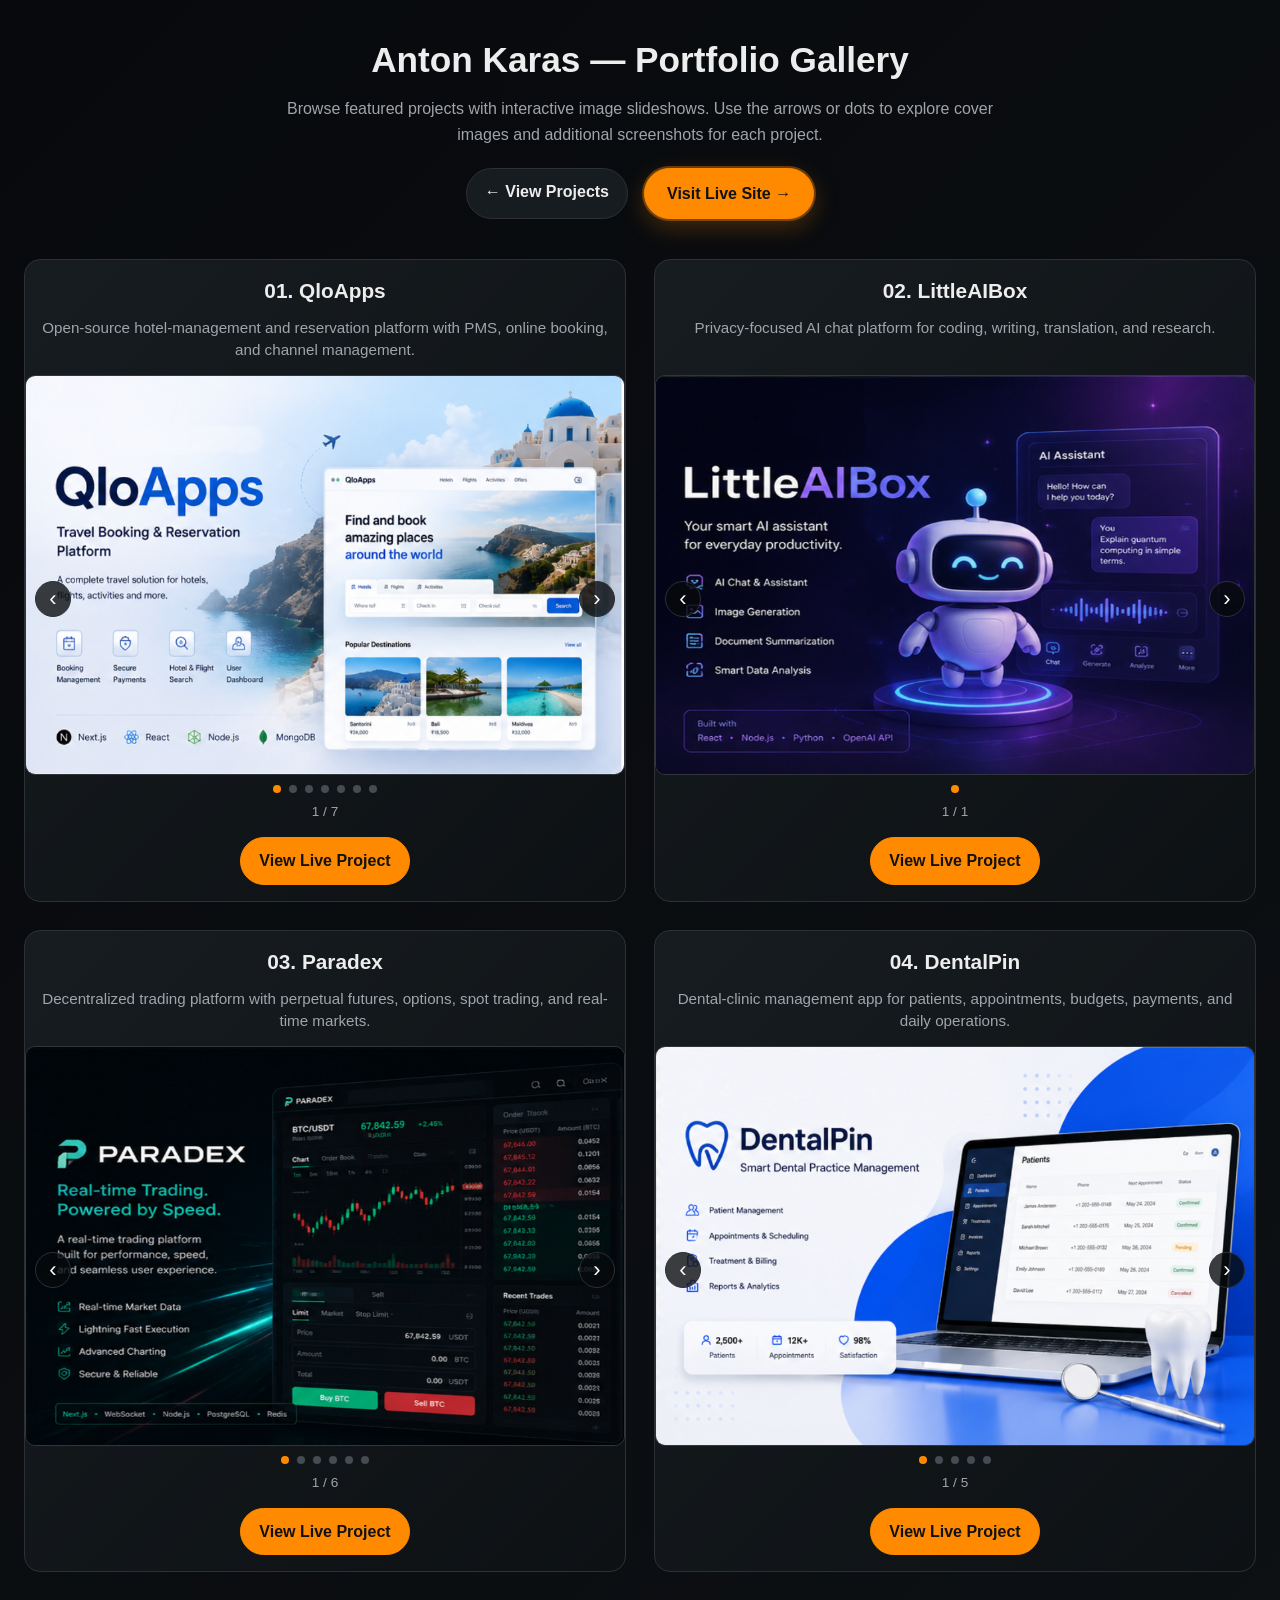
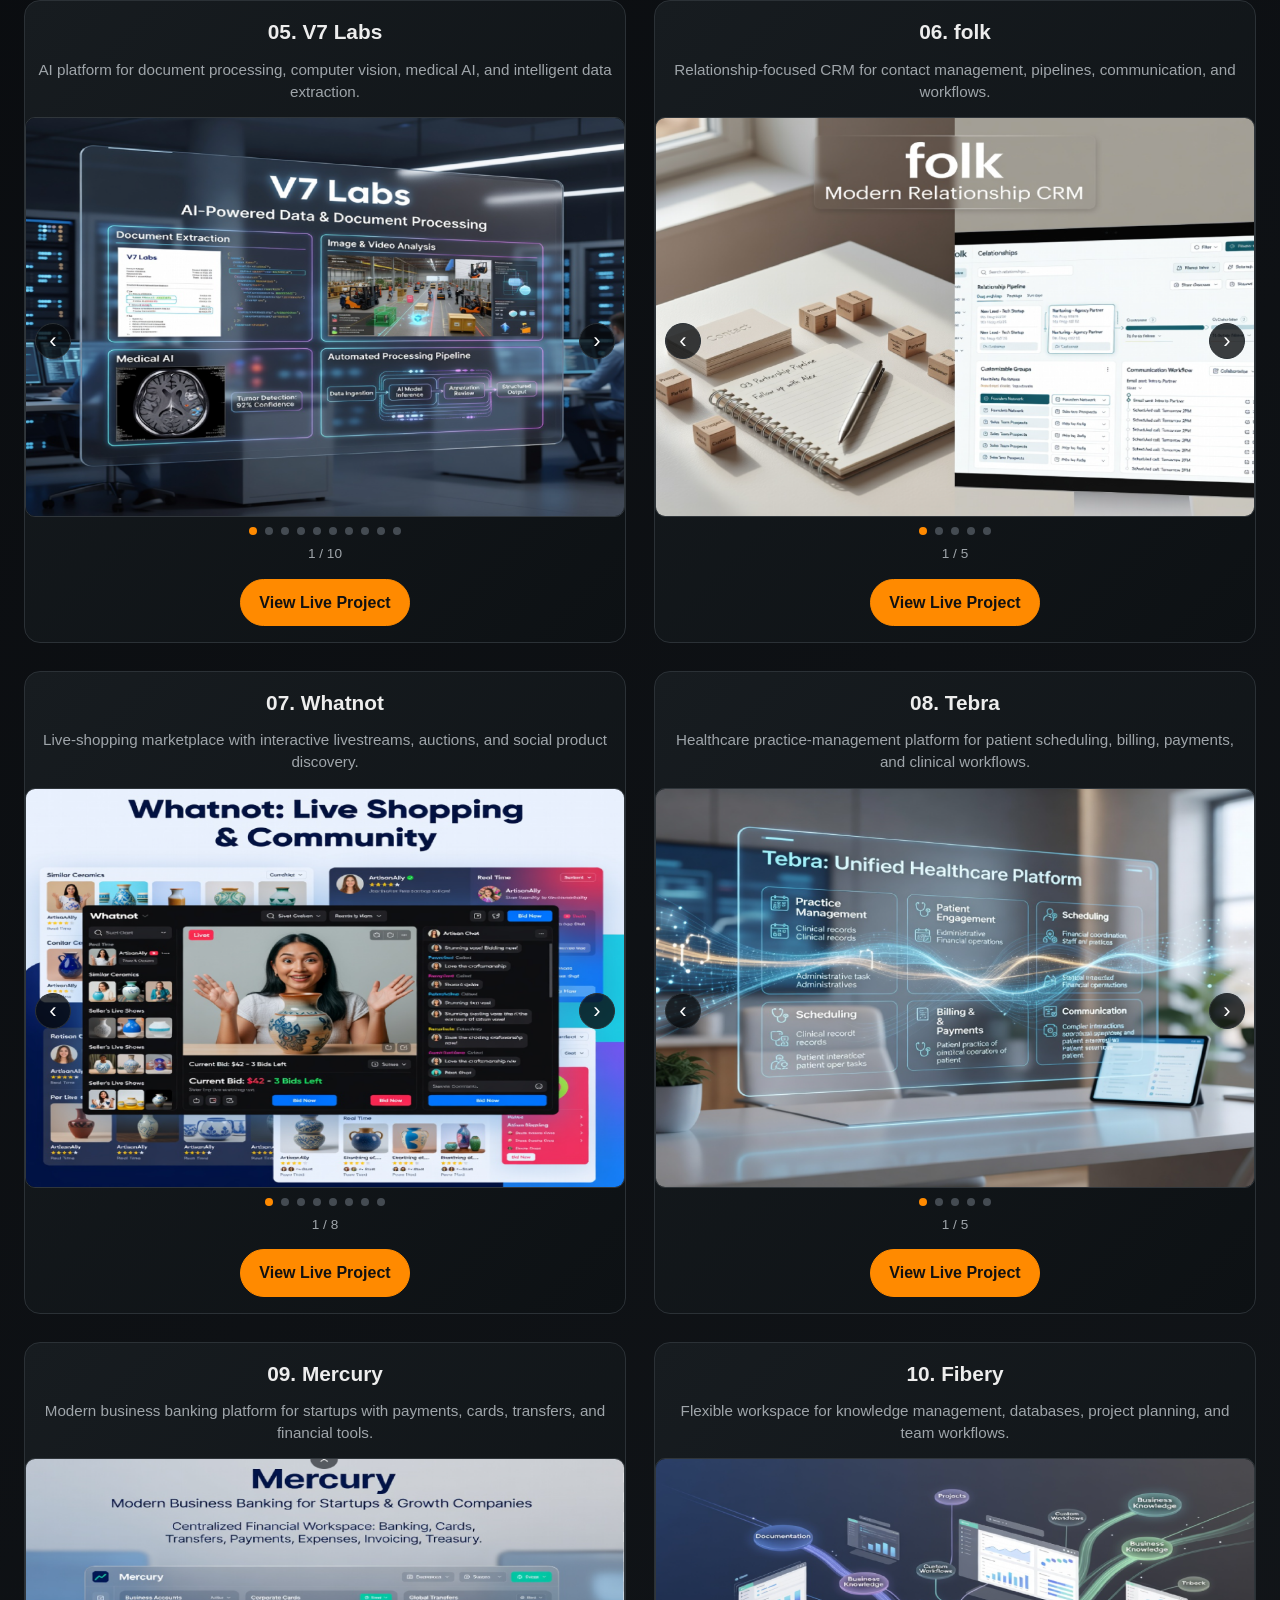
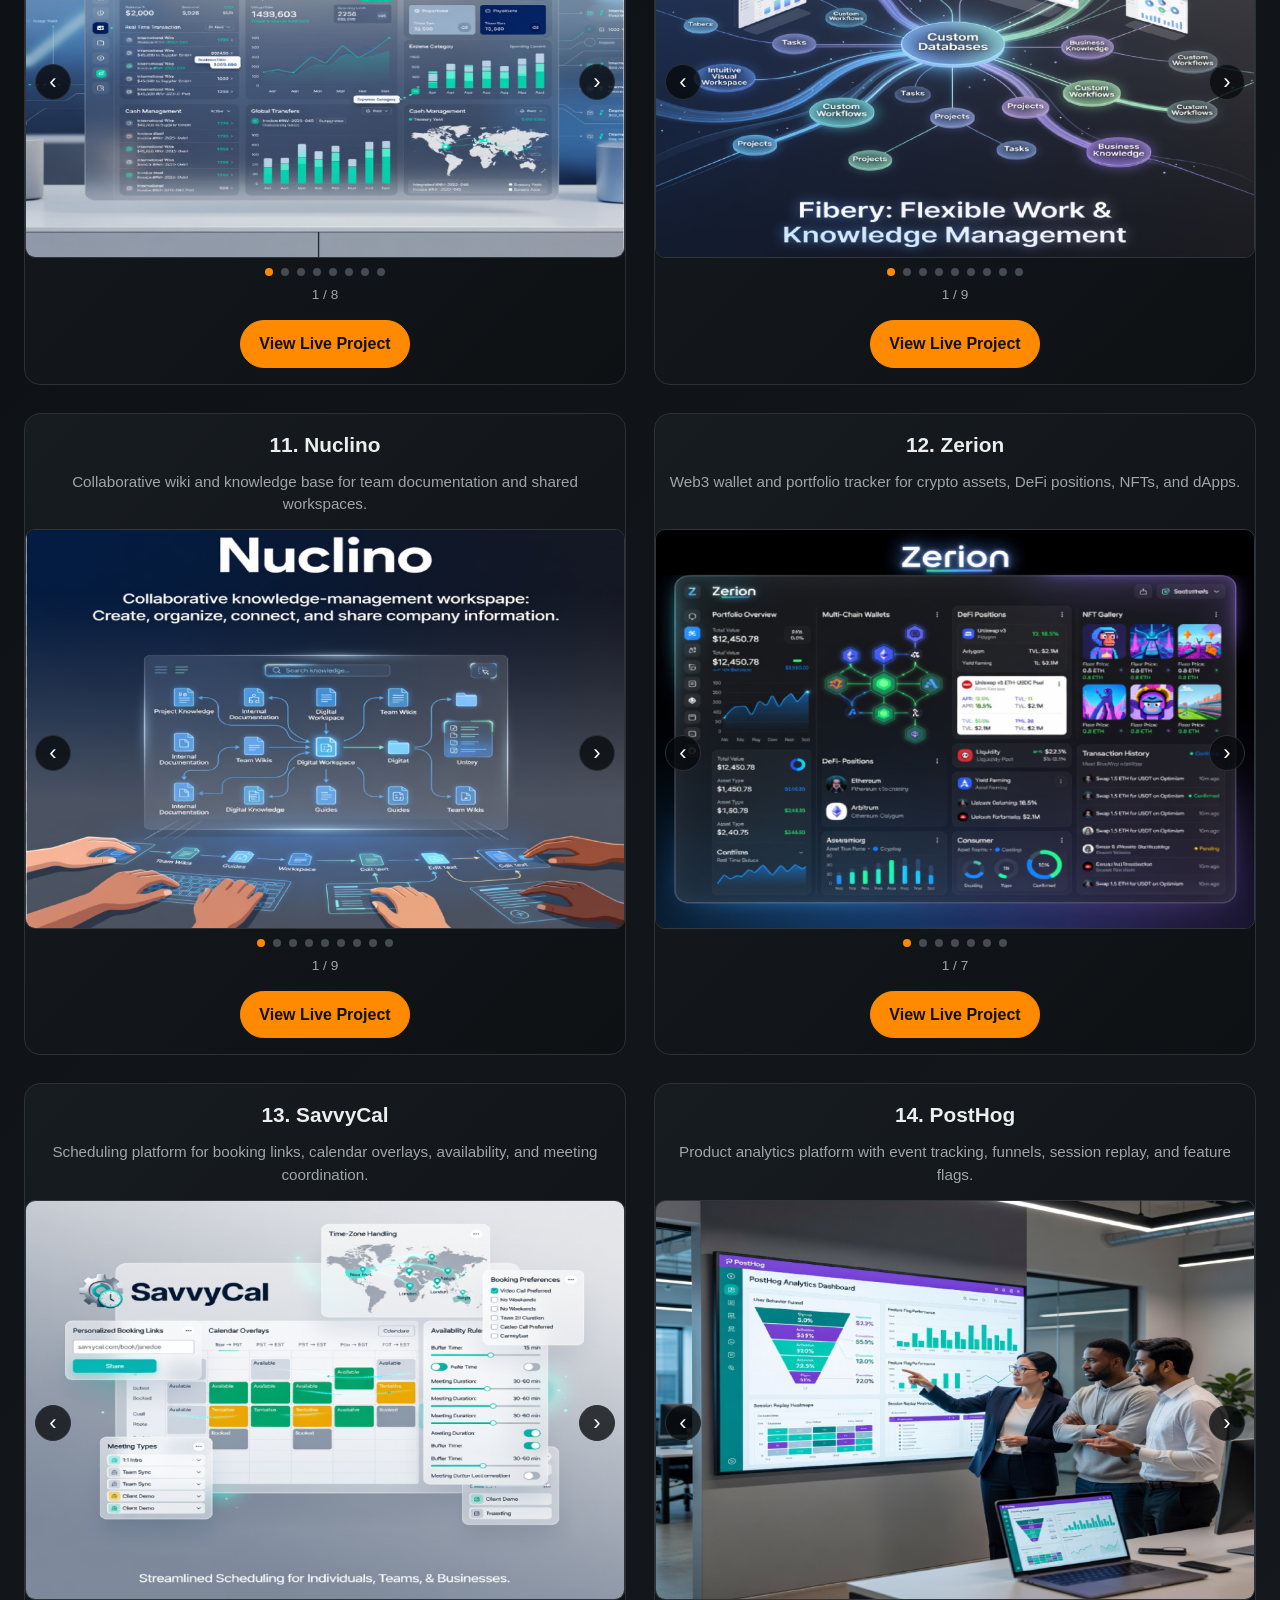
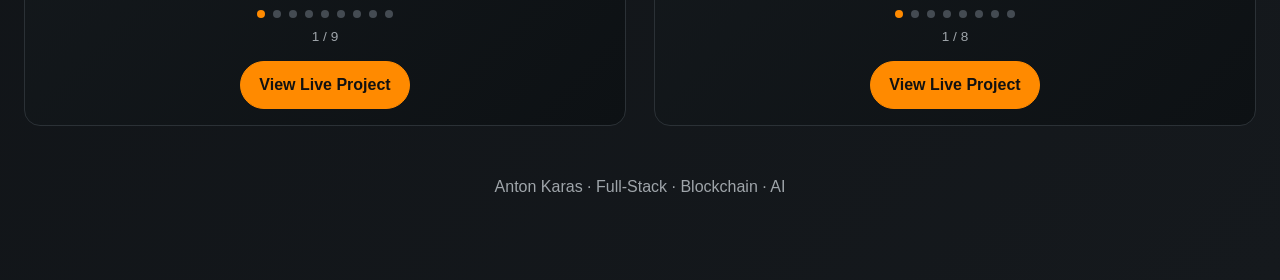
<file: index.html>
<!DOCTYPE html>
<html lang="en">
<head>
  <meta charset="UTF-8" />
  <meta name="viewport" content="width=device-width, initial-scale=1.0" />
  <title>Anton Karas — Interactive Portfolio Gallery</title>
  <meta name="description" content="Interactive portfolio gallery with project screenshots and slideshows by Anton Karas." />
  <link rel="stylesheet" href="./css/style.css" />
</head>
<body>
  <div class="container">
    <header>
      <h1>Anton Karas — Portfolio Gallery</h1>
      <p>
        Browse featured projects with interactive image slideshows. Use the arrows or dots to explore cover images and additional screenshots for each project.
      </p>
      <div class="top-actions">
        <a class="btn" href="https://github.com/antonkarasbiz/portfolio">← View Projects</a>
        <a class="btn btn-primary btn-featured" href="https://antonkarasbiz.com/portfolio/">Visit Live Site →</a>
      </div>
    </header>

    <main id="projects-grid" class="grid"></main>

    <footer>
      <p>Anton Karas · Full-Stack · Blockchain · AI</p>
    </footer>
  </div>

  <script src="./js/carousel.js"></script>
</body>
</html>
</file>
<file: css/style.css>
:root {
  --bg: #07090c;
  --panel: #171c20;
  --border: #2b3136;
  --text: #ededed;
  --muted: #9fa5aa;
  --accent: #ff8a00;
  --accent-hover: #ff9f2f;
  --carousel-height: 400px;
}

* { box-sizing: border-box; }

body {
  margin: 0;
  font-family: Arial, Helvetica, sans-serif;
  background: linear-gradient(135deg, #07090c, #15191d);
  color: var(--text);
  line-height: 1.6;
}

a { color: var(--accent); text-decoration: none; }
a:hover { color: var(--accent-hover); }

.container {
  max-width: 1440px;
  margin: 0 auto;
  padding: 32px 24px 64px;
}

header {
  text-align: center;
  margin-bottom: 40px;
}

header h1 {
  margin: 0 0 8px;
  font-size: 2.2rem;
}

header p {
  color: var(--muted);
  max-width: 760px;
  margin: 0 auto 20px;
}

.top-actions {
  display: flex;
  justify-content: center;
  gap: 12px;
  flex-wrap: wrap;
}

.btn {
  display: inline-block;
  padding: 10px 18px;
  border-radius: 999px;
  border: 1px solid var(--border);
  background: var(--panel);
  color: var(--text);
  font-weight: 600;
  cursor: pointer;
  transition: 0.2s ease;
}

.btn:hover,
.btn-primary:hover {
  border-color: var(--accent);
  color: var(--accent-hover);
}

.btn-primary {
  background: var(--accent);
  border-color: var(--accent);
  color: #111;
}

.btn-primary:hover {
  background: var(--accent-hover);
  color: #111;
}

.btn-featured {
  padding: 12px 22px;
  font-size: 1rem;
  box-shadow: 0 0 0 2px rgba(255, 138, 0, 0.35), 0 8px 24px rgba(255, 138, 0, 0.25);
}

.btn-featured:hover {
  box-shadow: 0 0 0 2px var(--accent-hover), 0 10px 28px rgba(255, 138, 0, 0.35);
}

.top-actions .btn-featured {
  margin-left: 4px;
}

.grid {
  display: grid;
  grid-template-columns: repeat(2, minmax(0, 1fr));
  gap: 28px;
}

.project-card {
  background: linear-gradient(135deg, #171c20, #0d1114);
  border: 1.5px solid var(--border);
  border-radius: 16px;
  padding: 14px 12px 16px;
}

.project-card h2 {
  margin: 0 0 10px;
  font-size: 1.3rem;
  text-align: center;
}

.description {
  color: var(--muted);
  font-size: 0.95rem;
  line-height: 1.45;
  margin: 0 0 14px;
  text-align: center;
  display: -webkit-box;
  -webkit-line-clamp: 2;
  -webkit-box-orient: vertical;
  overflow: hidden;
  min-height: 2.9em;
}

.carousel {
  position: relative;
  margin: 0 -12px 14px;
}

/* Uniform 400px frame — matches 900×600 cover images */
.carousel-viewport {
  width: 100%;
  height: var(--carousel-height);
  overflow: hidden;
  border-radius: 10px;
  border: 1px solid #30363b;
  background: #0d1114;
}

.carousel-track {
  display: flex;
  height: 100%;
  transition: transform 0.35s ease;
}

.carousel-slide {
  min-width: 100%;
  height: 100%;
  overflow: hidden;
}

.carousel-slide.is-cover img {
  width: 100%;
  height: 100%;
  object-fit: fill;
  display: block;
}

.carousel-slide.is-screenshot img {
  width: 100%;
  height: 100%;
  object-fit: contain;
  object-position: center center;
  display: block;
  background: #0d1114;
}

.carousel-btn {
  position: absolute;
  top: 50%;
  transform: translateY(-50%);
  width: 36px;
  height: 36px;
  border: none;
  border-radius: 50%;
  background: rgba(7, 9, 12, 0.78);
  color: #fff;
  font-size: 22px;
  line-height: 1;
  cursor: pointer;
  border: 1px solid var(--border);
}

.carousel-btn:hover { border-color: var(--accent); color: var(--accent); }
.carousel-btn.prev { left: 10px; }
.carousel-btn.next { right: 10px; }

.carousel-dots {
  display: flex;
  justify-content: center;
  gap: 8px;
  margin-top: 10px;
}

.dot {
  width: 8px;
  height: 8px;
  border-radius: 50%;
  border: none;
  background: #444b52;
  cursor: pointer;
  padding: 0;
}

.dot.active { background: var(--accent); }

.card-actions {
  display: flex;
  justify-content: center;
  gap: 10px;
  flex-wrap: wrap;
}

.counter {
  text-align: center;
  color: var(--muted);
  font-size: 0.85rem;
  margin-top: 8px;
}

footer {
  text-align: center;
  margin-top: 48px;
  color: var(--muted);
}

@media (max-width: 768px) {
  .grid {
    grid-template-columns: 1fr;
  }

  :root {
    --carousel-height: 320px;
  }
}
</file>
